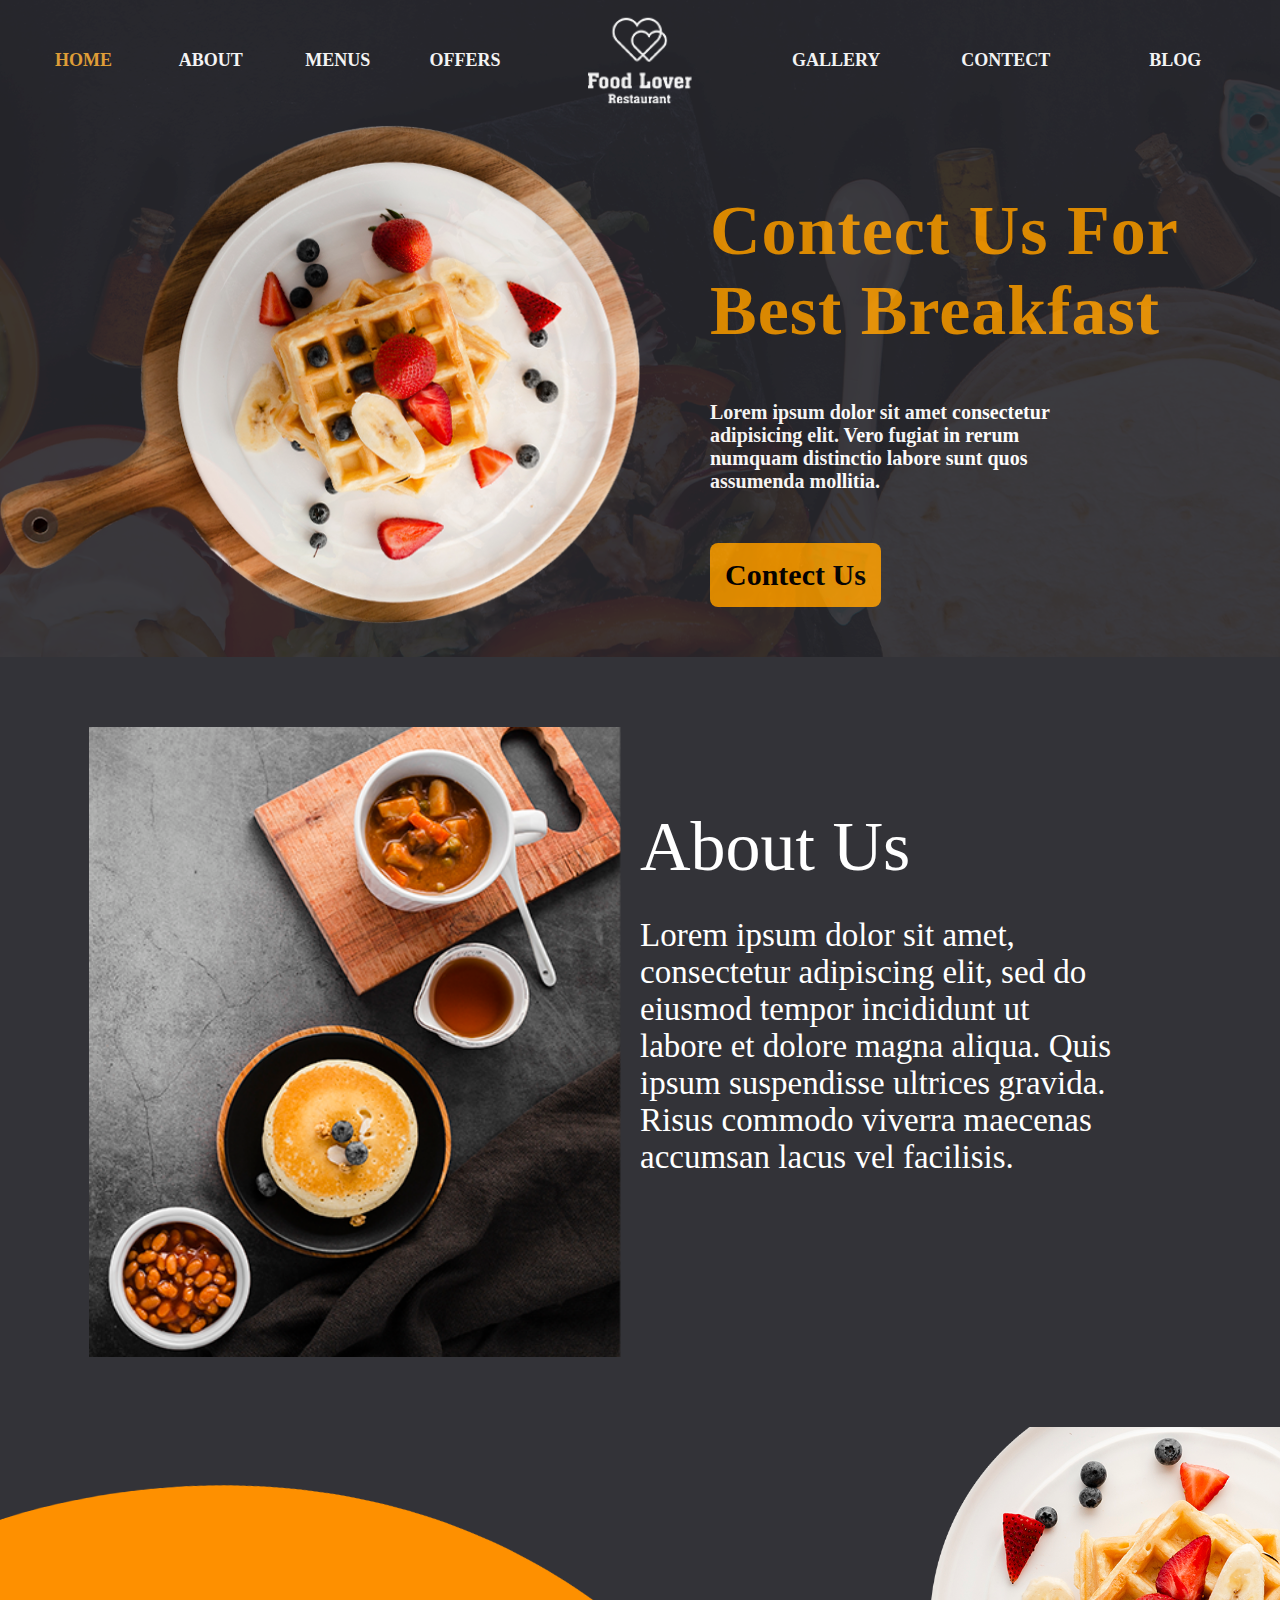
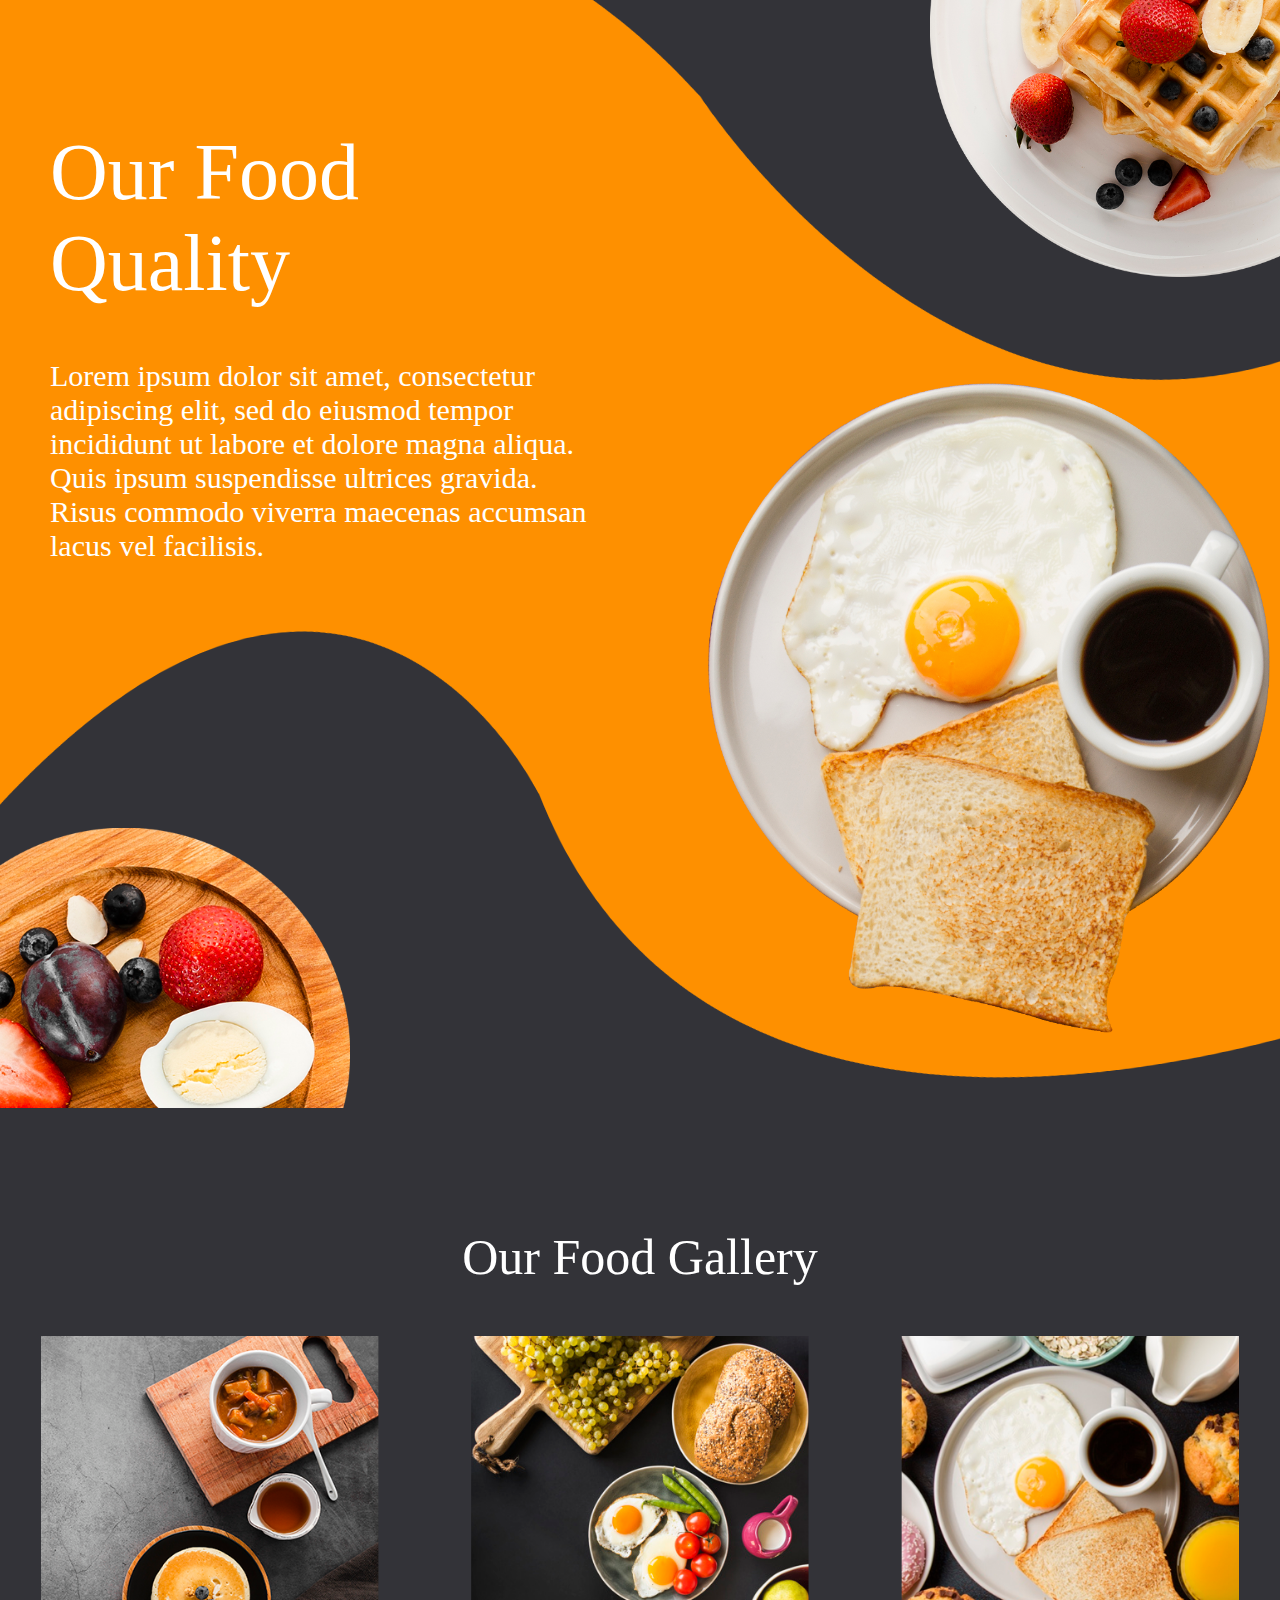
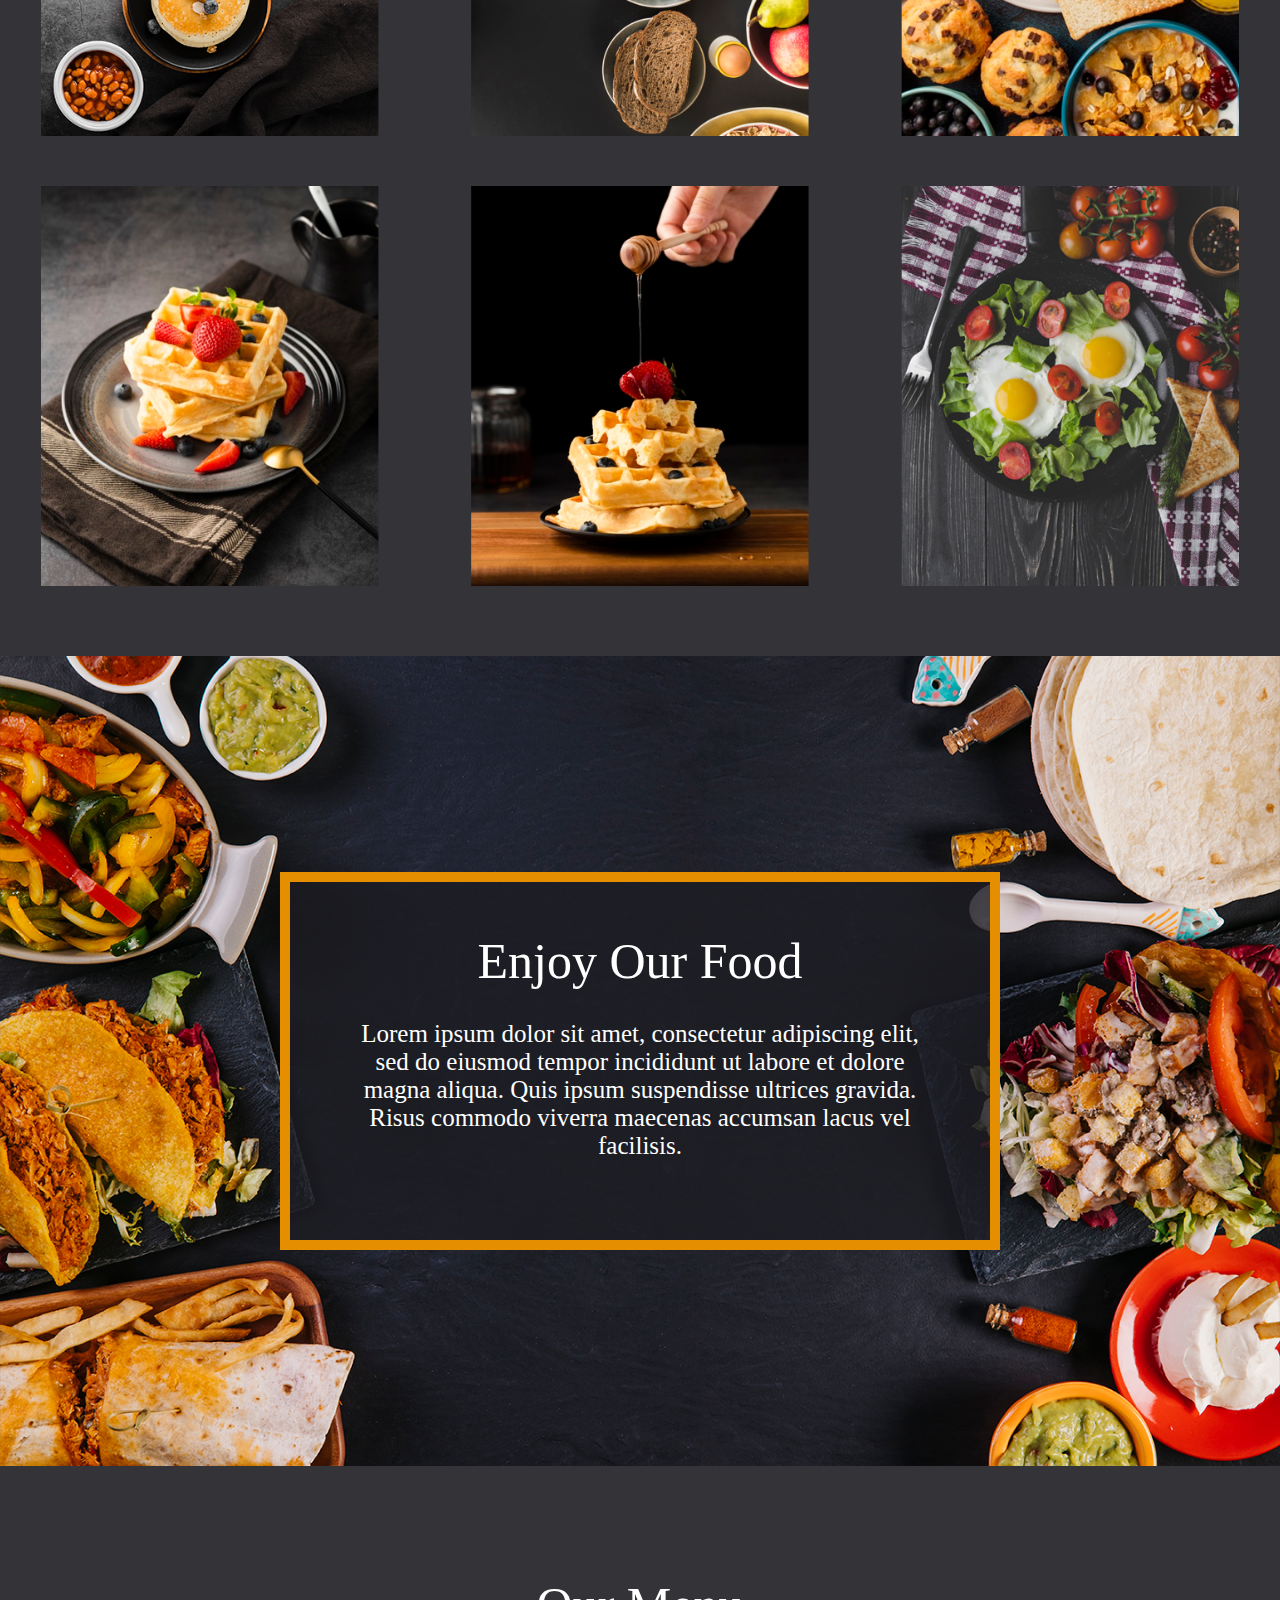
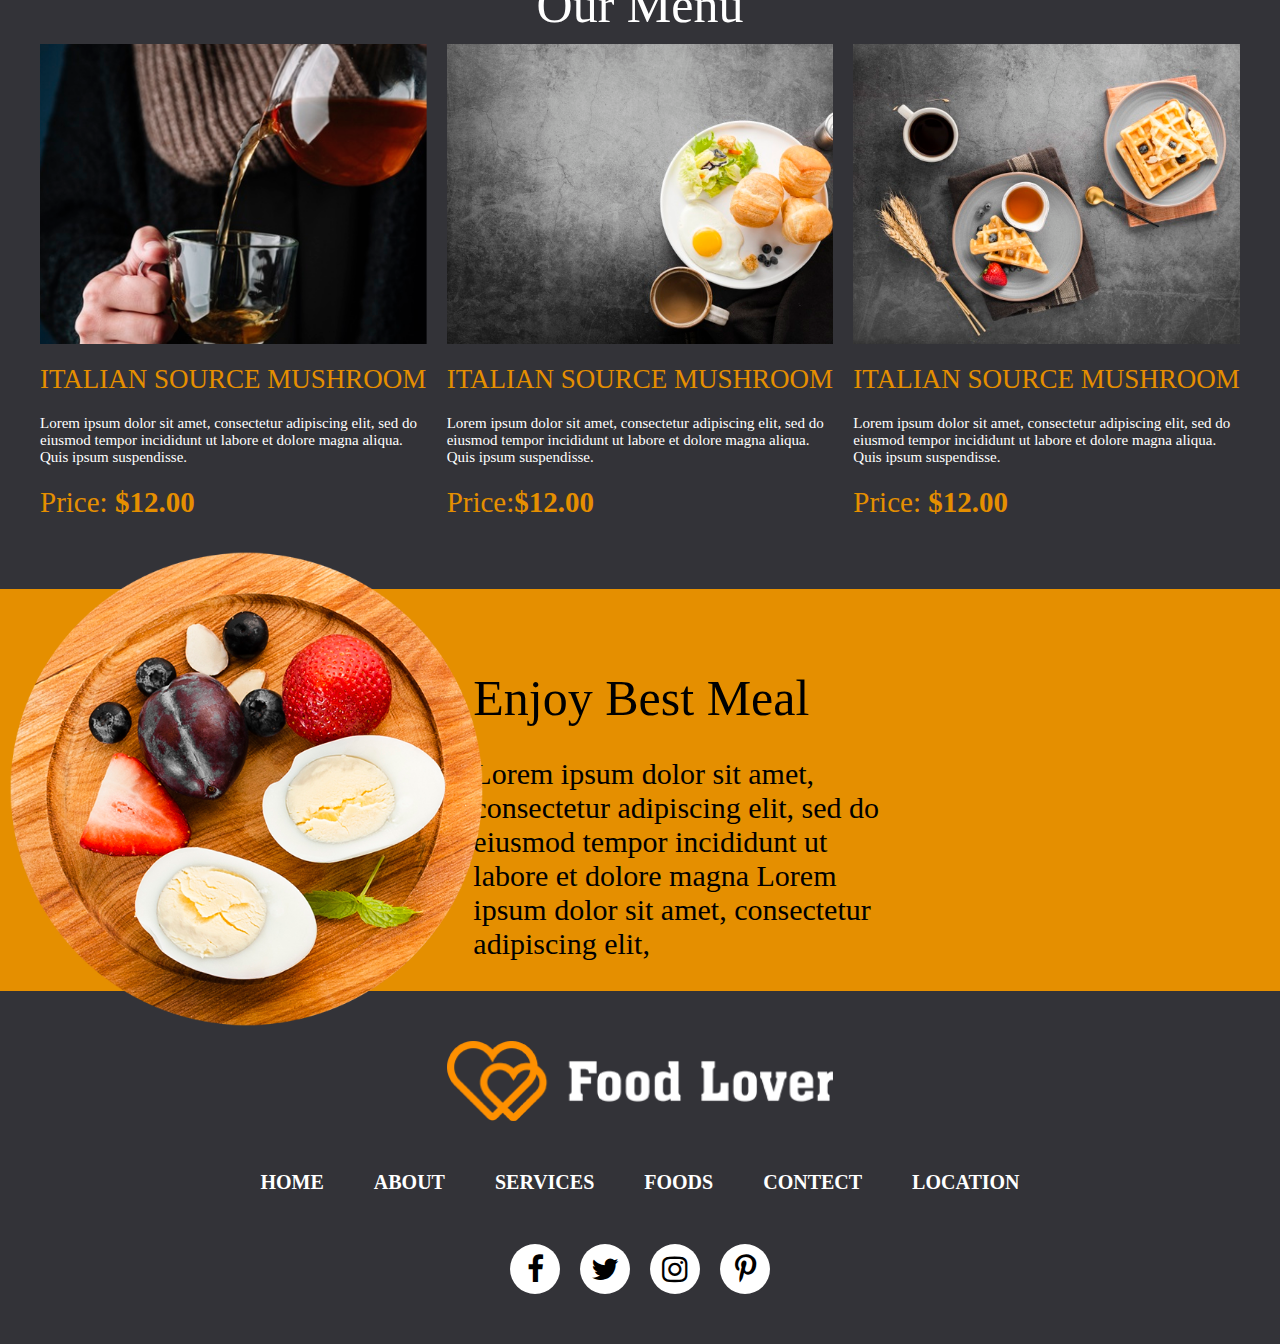
<file: my food store PSD/index.html>
<!DOCTYPE html>
<html lang="en">

<head>
    <meta charset="UTF-8">
    <meta name="viewport" content="width=device-width, initial-scale=1.0">
    <title>Document</title>
    <link rel="stylesheet" href="style.css">
    <link rel="stylesheet" href="media.css">
    <link href="https://fonts.googleapis.com/css2?family=Poppins:wght@100&display=swap" rel="stylesheet">
    <link rel="stylesheet" href="https://cdnjs.cloudflare.com/ajax/libs/font-awesome/4.7.0/css/font-awesome.css"
        integrity="sha512-5A8nwdMOWrSz20fDsjczgUidUBR8liPYU+WymTZP1lmY9G6Oc7HlZv156XqnsgNUzTyMefFTcsFH/tnJE/+xBg=="
        crossorigin="anonymous" referrerpolicy="no-referrer" />
    <link rel="fonts" href="fonts.ttf">
    <link rel="fonts" href="aachen-bt-roman/Aachen BT Roman/Aachen BT Roman.ttf">
</head>

<body>
    <!-- --------------------page1 start---------------------- -->
    <div class="page1background">
        <div class="inpage1">
            <div class="nav-bar">
                <div class="nav-items1 nav-items">
                    <ul>
                        <a href="">
                            <li class="home">HOME</li>
                        </a>
                        <a href="">
                            <li>ABOUT</li>
                        </a>
                        <a href="">
                            <li>MENUS</li>
                        </a>
                        <a href="">
                            <li>OFFERS</li>
                        </a>
                    </ul>
                </div>
                <div class="nav-logo"></div>
                <div class="nav-items2 nav-items">
                    <ul>
                        <a href="">
                            <li>GALLERY</li>
                        </a>
                        <a href="">
                            <li>CONTECT</li>
                        </a>
                        <a href="">
                            <li>BLOG</li>
                        </a>
                    </ul>
                </div>
            </div>
            <div class="banner">
                <div class="page1-banner"></div>
                <div class="page1-bannerinfo">
                    <p>Contect Us For Best Breakfast</p>
                    <p>Lorem ipsum dolor sit amet consectetur adipisicing elit. Vero fugiat in rerum numquam distinctio
                        labore sunt quos assumenda mollitia. </p>
                    <button>Contect Us</button>
                </div>
            </div>
        </div>
    </div>
    <!-- ------------------------page1 end-------------------- -->

    <!-- ------------------------page2 start---------------------- -->

    <div class="page2background">
        <div class="page2banner"></div>
        <div class="page2bannerinfo">
            <p>About Us</p>
            <p>Lorem ipsum dolor sit amet, consectetur adipiscing elit, sed do eiusmod tempor incididunt ut labore et
                dolore magna aliqua. Quis ipsum suspendisse ultrices gravida. Risus commodo viverra maecenas accumsan
                lacus vel facilisis. </p>
        </div>
    </div>

    <!-- ------------------------page2 end-------------------- -->

    <!-- ------------------------page3 start-------------------- -->


    <div class="page3background">
        <div class="page3secondback1"> <img src="images/Shape (1).png" width="120%">

        </div>
        <div class="page3secondback2"> <img src="images/4.png" alt=""></div>
        <div class="page3secondback3"> <img src="images/6.png" alt=""></div>
        <div class="page3secondback4"> <img src="images/5.png" alt=""></div>
        <div class="page3info">
            <p>Our Food Quality</p>
            <p>Lorem ipsum dolor sit amet, consectetur adipiscing elit, sed do eiusmod tempor incididunt ut labore et
                dolore magna aliqua. Quis ipsum suspendisse ultrices gravida. Risus commodo viverra maecenas accumsan
                lacus vel facilisis.</p>
        </div>


    </div>


    <!-- ------------------------------page3 end------------------- -->

    <!-- /* -------------------------------page 4 start------------------- */ -->

    <div class="page4background">
        <div class="page4title">Our Food Gallery</div>
        <div class="gallery">
            <div class="galleryimg gi1"></div>
            <div class="galleryimg gi2"></div>
            <div class="galleryimg gi3"></div>
            <div class="galleryimg gi4"></div>
            <div class="galleryimg gi5"></div>
            <div class="galleryimg gi6"></div>
        </div>

    </div>


    <!-- /* -------------------------------page 4 end------------------- */ -->



    <!-- /* ---------------------page 5 start------------------------------- */ -->


    <div class="page5background">
        <div class="page5img">
            <div class="page5info">
                <p>Enjoy Our Food</p>
                <p>Lorem ipsum dolor sit amet, consectetur adipiscing elit, sed do eiusmod tempor incididunt ut labore
                    et dolore magna aliqua. Quis ipsum suspendisse ultrices gravida. Risus commodo viverra maecenas
                    accumsan lacus vel facilisis. </p>
            </div>
        </div>

    </div>


    <!-- /* ---------------------page 5 end------------------------------- */ -->



    <!-- /* ---------------------page 6 start------------------------------- */ -->


    <div class="page6background">
        <div class="page6title">Our Menu</div>
        <div class="menuitems">
            <div class="menuitem1">
                <div class="mitemimg1 mi"></div>
                <div class="miteminfo">
                    <p>ITALIAN SOURCE MUSHROOM</p>
                    <p>Lorem ipsum dolor sit amet, consectetur adipiscing elit, sed do eiusmod tempor incididunt ut
                        labore et dolore magna aliqua. Quis ipsum suspendisse.</p>
                    <p>Price: <b>$12.00</b></p>
                </div>
            </div>
            <div class="menuitem2">
                <div class="mitemimg2 mi"></div>
                <div class="miteminfo">
                    <p>ITALIAN SOURCE MUSHROOM</p>
                    <p>Lorem ipsum dolor sit amet, consectetur adipiscing elit, sed do eiusmod tempor incididunt ut
                        labore et dolore magna aliqua. Quis ipsum suspendisse.</p>
                    <p>Price:<b>$12.00</b></p>
                </div>
            </div>
            <div class="menuitem3">
                <div class="mitemimg3 mi"></div>
                <div class="miteminfo">
                    <p>ITALIAN SOURCE MUSHROOM</p>
                    <p>Lorem ipsum dolor sit amet, consectetur adipiscing elit, sed do eiusmod tempor incididunt ut
                        labore et dolore magna aliqua. Quis ipsum suspendisse.</p>
                    <p>Price: <b>$12.00</b></p>
                </div>
            </div>
        </div>
    </div>


    <!-- /* ---------------------page 6 end------------------------------- */ -->




    <!-- /* ---------------------page 7 start------------------------------- */ -->


    <div class="page7backgroung">
        <div class="inpage7back">
            <div class="page7bannerimg"></div>
            <div class="page7bannerinfo">
                <p>Enjoy Best Meal</p>
                <p>Lorem ipsum dolor sit amet, consectetur adipiscing elit, sed do eiusmod tempor incididunt ut labore
                    et dolore magna Lorem ipsum dolor sit amet, consectetur adipiscing elit,</p>
            </div>
        </div>

    </div>



    <!-- /* ---------------------page 7 end------------------------------- */ -->



    <!-- /* ---------------------footer start------------------------------- */ -->

    <footer class="footerbackground">
        <div class="footerlogo"></div>
        <div class="footeritems">
            <ul>
                <a href="">
                    <li>HOME</li>
                </a>
                <a href="">
                    <li>ABOUT</li>
                </a>
                <a href="">
                    <li>SERVICES</li>
                </a>
                <a href="">
                    <li>FOODS</li>
                </a>
                <a href="">
                    <li>CONTECT</li>
                </a>
                <a href="">
                    <li>LOCATION</li>
                </a>
            </ul>
        </div>

        <div class="footericons">
            <ul class="footerul">
                <a href="">
                    <li><i class="fa fa-facebook" aria-hidden="true"></i></li>
                </a>
                <a href="">
                    <li><i class="fa fa-twitter" aria-hidden="true"></i></li>
                </a>
                <a href="">
                    <li><i class="fa fa-instagram" aria-hidden="true"></i></li>
                </a>
                <a href="">
                    <li><i class="fa fa-pinterest-p" aria-hidden="true"></i></li>
                </a>

            </ul>
        </div>

    </footer>


    <!-- /* ---------------------footer end------------------------------- */ -->



</body>

</html>
</file>
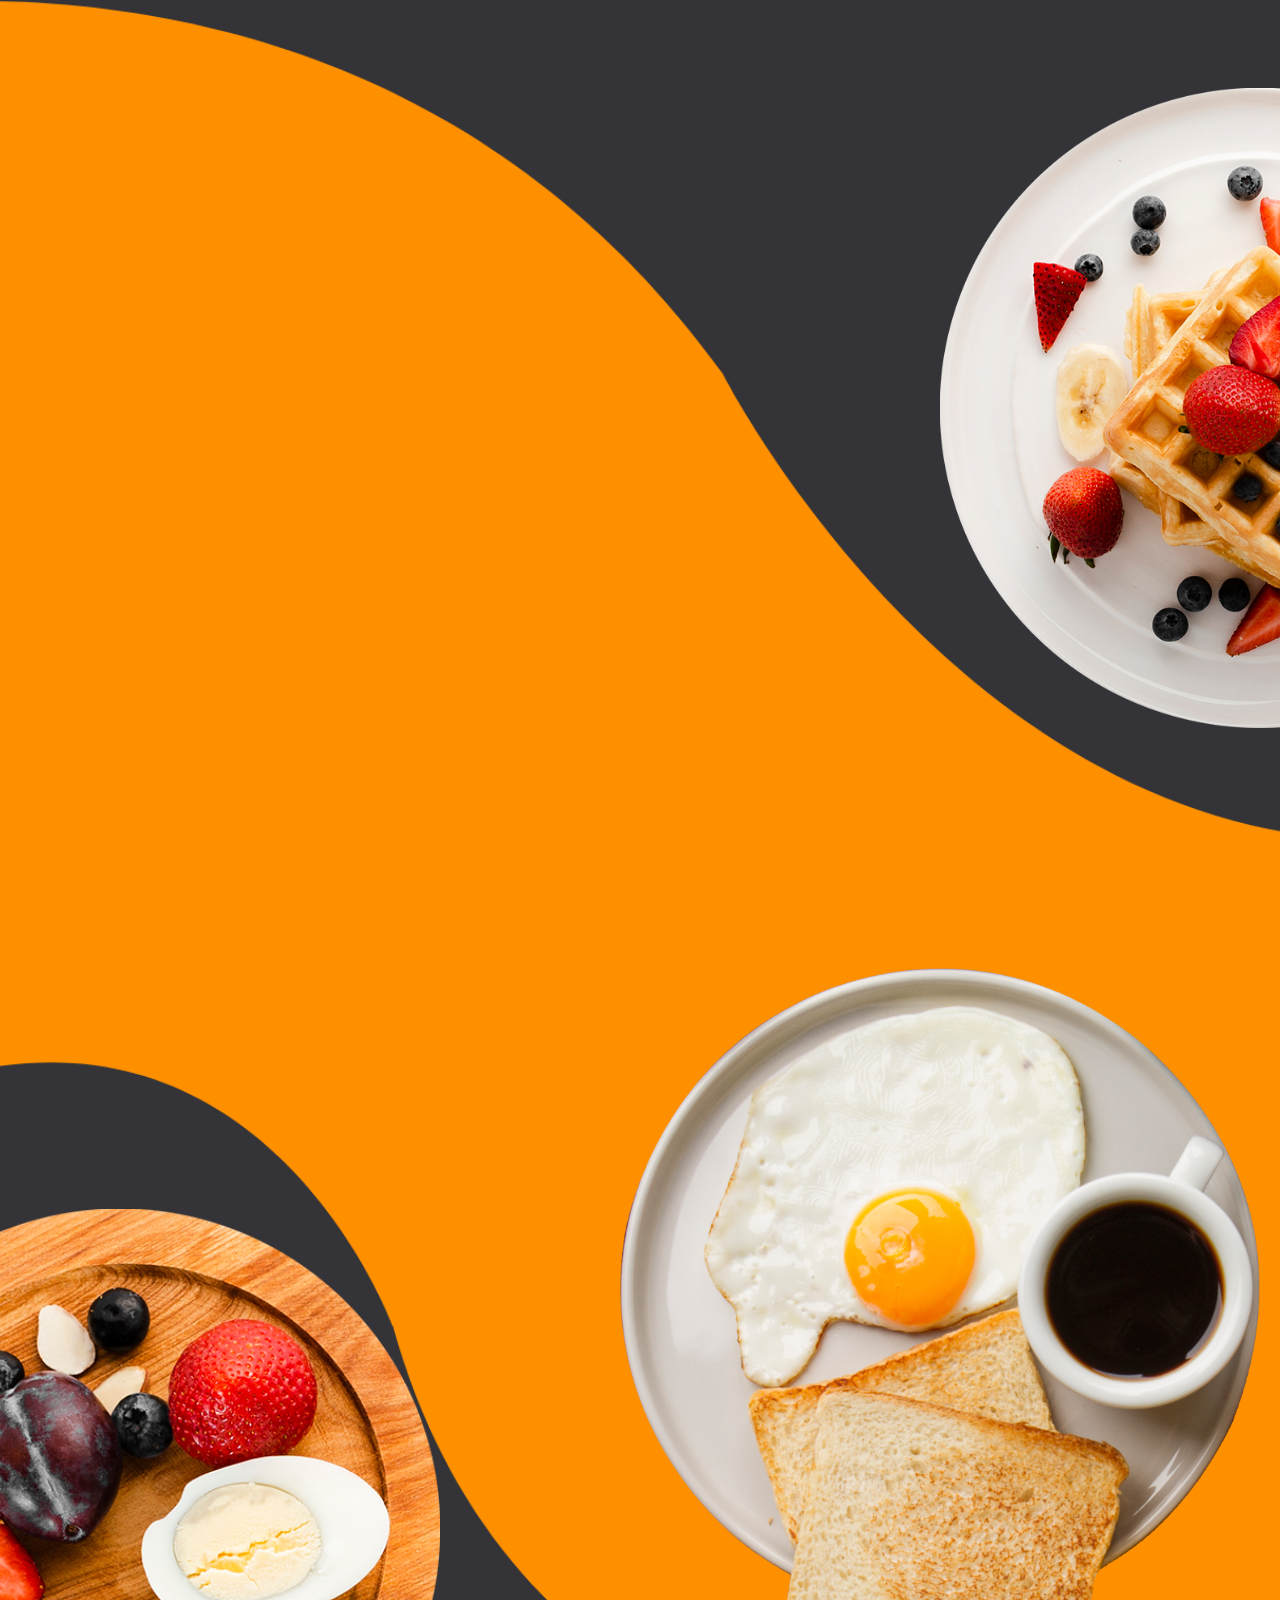
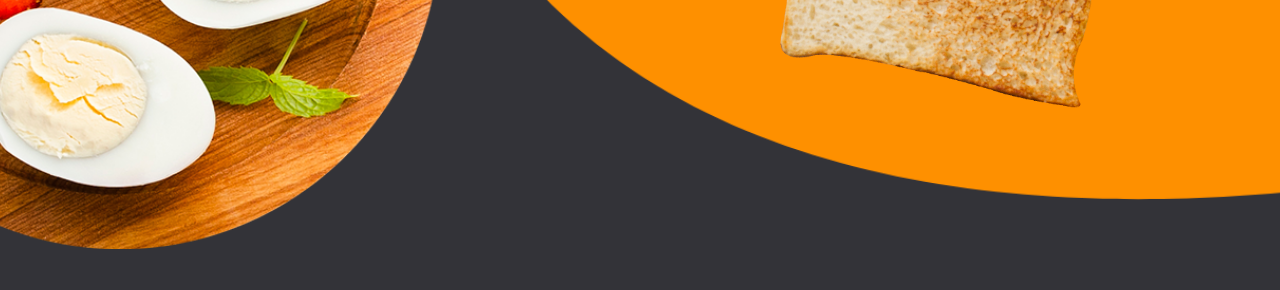
<file: my food store PSD/background.html>
<!DOCTYPE html>
<html lang="en">
<head>
    <meta charset="UTF-8">
    <meta name="viewport" content="width=device-width, initial-scale=1.0">
    <title>Document</title>
    <style>
        *{
            margin: 0;
            padding: 0;
            box-sizing: border-box;
        }
        .background{
            background-color: rgba(40, 40, 45, 0.9490196078431372);
            height: 210vh;
            position: relative;
            overflow: hidden;
        }
        .img1{
            background-image: url(images/Shape\ \(1\).png);
            background-size: cover;
            background-repeat: no-repeat;
            background-position: center;
            height: 200vh;
    
        }
        .img2{
            position: absolute;
            background-image: url(images/4.png);
            background-size: contain;
            background-repeat: no-repeat;
            background-position: center;
            height: 40%;
            width: 50%;
            top: 30px;
            right: -300px;
        }
        .img3{
            position: absolute;
            background-image: url(images/6.png);
            background-size: contain;
            background-repeat: no-repeat;
            background-position: center;
            height: 35%;
            width: 50%;
            bottom: 30px;
            left: -200px;
        }
        .img4{
            position: absolute;
            background-image: url(images/5.png);
            background-size: contain;
            background-repeat: no-repeat;
            background-position: center;
            height: 50%;
            width: 50%;
            bottom: 80px;
            right: 20px;
        }
    </style>
</head>
<body>

    <div class="background">
        <div class="img1"></div>
        <div class="img2"></div>
        <div class="img3"></div>
        <div class="img4"></div>
    </div>
    
</body>
</html>
</file>
<file: my food store PSD/style.css>
* {
    box-sizing: border-box;
    margin: 0;
    padding: 0;
    font-family: "Aachen BT Roman";
    text-decoration: none;
}
body{
    overflow-x: hidden;
}

/* ----------------------page 1 start------------------------- */
.page1background {
    background-image: url(images/1.png);
    background-size: cover;
    background-repeat: no-repeat;
    background-position: center;

}

.inpage1 {
    background-color: rgba(40, 40, 45, 0.9490196078431372);
    opacity: 0.949;
    padding-bottom: 20px;
}

.nav-bar {
    padding-top: 30px;
    padding-bottom: 20px;
    /* border: 2px solid red; */
    display: grid;
    grid-template-columns: 3fr 1fr 3fr;
}

.nav-items {
    padding: 20px;
    text-align: center;
    font-size: 18px;

}

.nav-items1 ul {
    list-style: none;
    display: grid;
    grid-template-columns: repeat(4, 1fr);
}

.nav-logo {
    background-image: url(images/logo\ nav.png);
    background-size: contain;
    background-repeat: no-repeat;
    background-position: center;
    transform: scale(1.4);
    /* height: 500px; */
}

.nav-items2 ul {
    list-style: none;
    display: grid;
    grid-template-columns: repeat(3, 1fr);
}

.home {
    color: #e9a438;
}

ul li {
    color: white;
    font-weight: 800;
}

.banner {
    display: grid;
    grid-template-columns: 1fr 1fr;
    /* padding: 20px; */
}

.page1-banner {
    background: url(images/2.png);
    background-size: contain;
    background-repeat: no-repeat;
    background-position: center;
    /* height: 80vh; */
}

.page1-bannerinfo {
    color: #ffff;
    font-size: 20px;
    padding: 30px;
    padding-left: 70px;
}

.page1-bannerinfo p:first-child {
    margin-top: 50px;
    color: #e58f00;
    font-size: 70px;
    padding-right: 50px;
    letter-spacing: 1px;
    font-weight: bold;
}

.page1-bannerinfo p:nth-child(2) {
    padding-right: 150px;
    margin-top: 50px;
    font-weight: bold;
}

.page1-bannerinfo button:last-child {
    background-color: #e58f00;
    font-size: 30px;
    border: none;
    padding: 15px;
    border-radius: 8px;
    margin-top: 50px;
    font-weight: bold;
}


/* --------------------------page 1 end----------------------- */

/* -------------------------------page 2 start------------------- */


.page2background {
    padding: 70px;
    background-color: rgba(40, 40, 45, 0.9490196078431372);
    display: grid;
    grid-template-columns: 1fr 1fr;
}

.page2banner {
    background-image: url(images/7.png);
    background-size: contain;
    background-repeat: no-repeat;
    background-position: center;
    height: 70vh;
}

.page2bannerinfo {
    padding-right: 30px;
    padding-top: 50px;
}

.page2bannerinfo p {
    padding-right: 30px;
    margin: 30px;
    margin-left: 0;
}

.page2bannerinfo p:first-child {
    font-size: 70px;
    color: #ffffff;
    /* border: 2px solid red; */
}

.page2bannerinfo p:last-child {
    font-size: 33px;
    color: #ffffff;
    /* border: 2px solid red; */
}

/* -------------------------------page 2 end------------------- */

/* -------------------------------page 3start------------------- */

.page3background {

    /* border: 2px solid red; */
    background: rgba(40, 40, 45, 0.9490196078431372);
    position: relative;
    /* padding-bottom: 50px; */
    overflow: hidden;


}

.page3secondback1 img {
    object-fit: cover;
    transform: rotate(-6deg) translate(-87px, 0px);
}

.page3secondback2 img {
    position: absolute;
    /* height: 500px; */
    height: 500px;
    top: -50px;
    right: -150px;
}

.page3secondback3 img {
    position: absolute;
    height: 450px;
    bottom: -170px;
    left: -100px;
}

.page3secondback4 img {
    position: absolute;
    height: 650px;
    bottom: 75px;
    right: 10px;
}

.page3info {
    position: absolute;
    top: 250px;
    left: 0;
    width: 50%;
    /* transform: translate(0px,-100px); */
}

.page3info p {
    color: white;
    margin: 50px;

}

.page3info p:first-child {
    font-size: 80px;
}

.page3info p:last-child {
    font-size: 30px;
}






/* -------------------------------page 3 end------------------- */


/* -------------------------------page 4 start------------------- */

.page4background {

    padding: 20px;
    /* border: 2px solid red; */
    background-color: rgba(40, 40, 45, 0.9490196078431372);
    padding-top: 100px;
}

.page4title {
    font-size: 50px;
    color: #ffffff;
    text-align: center;
    padding: 20px;
    padding-bottom: 50px;
}

.gallery {
    display: grid;
    grid-template-columns: 1fr 1fr 1fr;
    grid-template-rows: 1fr 1fr;
    gap: 50px;
}

.galleryimg {
    background-size: contain;
    background-repeat: no-repeat;
    background-position: center;
    height: 400px;
}

.gi1 {
    background-image: url(images/7.png);
}

.gi2 {
    background-image: url(images/8.png);
}

.gi3 {
    background-image: url(images/9.png);
}

.gi4 {
    background-image: url(images/10.png);
}

.gi5 {
    background-image: url(images/11.png);
}

.gi6 {
    background-image: url(images/12.png);
}







/* -------------------------------page 4 end------------------- */


/* ---------------------page 5 start------------------------------- */

.page5background {
    padding: 50px 0 50px 0;
    /* border: 2px solid red; */
    background-color: rgba(40, 40, 45, 0.9490196078431372);
}

.page5img {
    background-image: url(images/13.png);
    background-size: cover;
    background-repeat: no-repeat;
    background-position: center;
    height: 90vh;
    display: grid;
    justify-content: center;
    place-items: center;
}

.page5info {
    background-color: rgba(29, 29, 35, 0.8);
    text-align: center;
    width: 80vh;
    padding: 50px;
    border: 10px solid #e58f00;

}

.page5info p {
    margin-top: 30px;
    margin-bottom: 30px;
    color: #ffffff;
}

.page5info p:first-child {
    margin-top: 0;
    font-size: 50px;
}

.page5info p:last-child {
    font-size: 25px;
    padding: 0px 20px 0px 20px;
}


/* ---------------------page 5 end------------------------------- */




/* ---------------------page 6 start------------------------------- */


.page6background {
    padding: 50px 40px 50px 40px;
    /* border: 2px solid red; */
    background-color: rgba(40, 40, 45, 0.9490196078431372);
}

.page6title {
    text-align: center;
    font-size: 50px;
    padding: 10px 0 10px 0;
    color: #ffffff;
}

.menuitems {
    display: grid;
    grid-template-columns: 1fr 1fr 1fr;
    gap: 20px;
}

/* .menuitem1 {
    border: 2px solid white;
    padding: 10px;
}

.menuitem2 {
    border: 2px solid white;
    padding: 10px;
}

.menuitem3 {
    border: 2px solid white;
    padding: 10px;
} */

.mi {
    background-size: cover;
    /* background-repeat: no-repeat; */
    /* background-position: center; */
    height: 300px;
}

.mitemimg1 {
    background-image: url(images/14.png);
}

.mitemimg2 {
    background-image: url(images/15.png);
}

.mitemimg3 {
    background-image: url(images/16.png);
}

.miteminfo p {
    margin: 20px 0 20px 0;
}

.miteminfo p:first-child {
    color: #e58f00;
    font-size: 27px;

}

.miteminfo p:nth-child(2) {
    font-size: 15px;
    color: white;
}

.miteminfo p:last-child {
    color: #e58f00;
    font-size: 29px;
}






/* ---------------------page 6 end------------------------------- */




/* ---------------------page 7 start------------------------------- */
.page7background {
    padding: 50px 0px 50px 0px;
    /* border: 2px solid red; */
    background-color: rgba(40, 40, 45, 0.9490196078431372);
}

.inpage7back {
    padding: 0 50px 0 50px;
    background-color: #e58f00;
    /* padding: 10px; */
    display: grid;
    grid-template-columns: 1fr 2fr;
}

.page7bannerimg {
    background-image: url(images/17.png);
    background-size: contain;
    background-repeat: no-repeat;
    background-position: center;
    height: 400px;
    transform: scale(1.2);
}

.page7bannerinfo p {
    margin: 30px;
}

.page7bannerinfo p:first-child {
    margin-top: 80px;
    font-size: 50px;
}

.page7bannerinfo p:last-child {
    font-size: 30px;
    padding-right: 300px;
}






/* ---------------------page 7 end------------------------------- */




/* ---------------------footer start------------------------------- */

.footerbackground {
    padding: 50px 0px 50px 0px;
    /* border: 2px solid red; */
    background-color: rgba(40, 40, 45, 0.9490196078431372);
}

.footerlogo {
    background-image: url(images/logofooter\ .png);
    background-size: contain;
    background-repeat: no-repeat;
    background-position: center;
    height: 80px;
}

.footeritems ul {
    font-size: 20px;
    margin-top: 50px;
    display: flex;
    justify-content: center;
    gap: 50px;
    list-style: none;
}

.footerul {
    display: flex;
    justify-content: center;
    gap: 20px;
    list-style: none;
    margin-top: 50px;
}

.footerul li {
    background: white;
    color: black;
    height: 50px;
    width: 50px;
    padding: 5px;
    display: flex;
    justify-content: center;
    align-items: center;
    font-size: 30px;
    border-radius: 50%;

}


/* ---------------------footer end------------------------------- */
</file>
<file: my food store PSD/media.css>
@media(max-width:500px) {
    body{
        overflow-x: hidden;
    }
    .nav-bar {
        grid-template-columns: 1fr;
        padding-top: 10px;
        padding-bottom: 0px;
    }

    .nav-logo {
        transform: scale(1);
        text-align: center;
        height: 50px;
    }

    .nav-items {
        display: none;
    }

    .banner {
        padding-top: 20px;
        grid-template-columns: 1fr 1fr;
    }

    .page1-bannerinfo {
        font-size: 20px;
        padding: 30px;
        padding-left: 0px;
    }

    .page1-bannerinfo p:first-child {
        margin-top: 0px;
        font-size: 20px;
        padding-right: 0px;
    }

    .page1-bannerinfo p:nth-child(2) {
        padding-right: 0px;
        margin-top: 50px;
        font-size: 12px;
    }

    .page1-bannerinfo button:last-child {
        font-size: 20px;
        padding: 15px;
        margin-top: 50px;
    }


    .page2background {
        padding: 5px;
        grid-template-columns: 1fr;

    }

    .page2bannerinfo {
        padding-left: 20px;
    }

    .page2bannerinfo p {
        padding-right: 0px;
        margin: 20px;
        margin-left: 0;
    }

    .page2bannerinfo p:first-child {
        font-size: 20px;
    }

    .page2bannerinfo p:last-child {
        font-size: 12px;
    }

    .gallery {
        grid-template-columns: 1fr 1fr;
        grid-template-rows: repeat(3, 1fr);
        gap: 10px;
        row-gap: 0;
    }

    .page4title {
        font-size: 30px;
        padding: 20px;
        padding-bottom: 50px;
    }

    .page5background {
        padding: 5px 0 5px 0;
    }
    .page5img {
        background-size: contain;
        height: 90vh;
    }
    .page5info {
        width: 30vh;
        padding: 0px;

    }

    .page5info p {
        margin: 10px;
        margin-bottom: 0;
    }

    .page5info p:first-child {
        margin-top: 0;
        font-size: 20px;
    }

    .page5info p:last-child {
        font-size: 10px;
        padding: 0px 0px 0px 0px;
    }

    .menuitems {
        grid-template-columns: 1fr;
        grid-template-rows: 1fr 1fr 1fr;
        gap: 20px;
    }

    .miteminfo p {
        margin: 20px 0 20px 0;
    }

    .miteminfo p:first-child {
        font-size: 20px;

    }

    .miteminfo p:nth-child(2) {
        font-size: 12px;
    }

    .miteminfo p:last-child {
        font-size: 20px;
    }




    .page7background {
        padding: 50px 0px 50px 0px;
    }


    .inpage7back {
        /* padding: 0 50px 0 50px; */
        padding: 10px;
        grid-template-columns: 1fr;
    }

    .page7bannerimg {
        transform: scale(1);
    }

    .page7bannerinfo p:first-child {
        margin-top: 50px;
        font-size: 20px;
    }

    .page7bannerinfo p:last-child {
        font-size: 15px;
        padding-right: 0px;
    }

    .footerlogo {
        height: 30px;
    }

    .footeritems ul {
        font-size: 8px;
        gap: 5px;
    }

    .footerul li {
        height: 25px;
        width: 25px;
        padding: 1px;
        font-size: 15px;

    }



    .page3secondback2 img {
        height: 200px;
        top: -50px;
        right: -40px;
    }

    .page3secondback3 img {
        height: 150px;
        bottom: -15px;
        left: -30px;
    }

    .page3secondback4 img {
        height: 200px;
        bottom: 0px;
    }



    .page3info {
        position: absolute;
        top: 50px;
        left: 0;
        width: 70%;
        transform: translate(-20px, 0px);
    }

    .page3info p {
        color: white;
        margin: 50px;

    }

    .page3info p:first-child {
        font-size: 18px;
    }

    .page3info p:last-child {
        font-size: 10px;
    }


}
</file>
